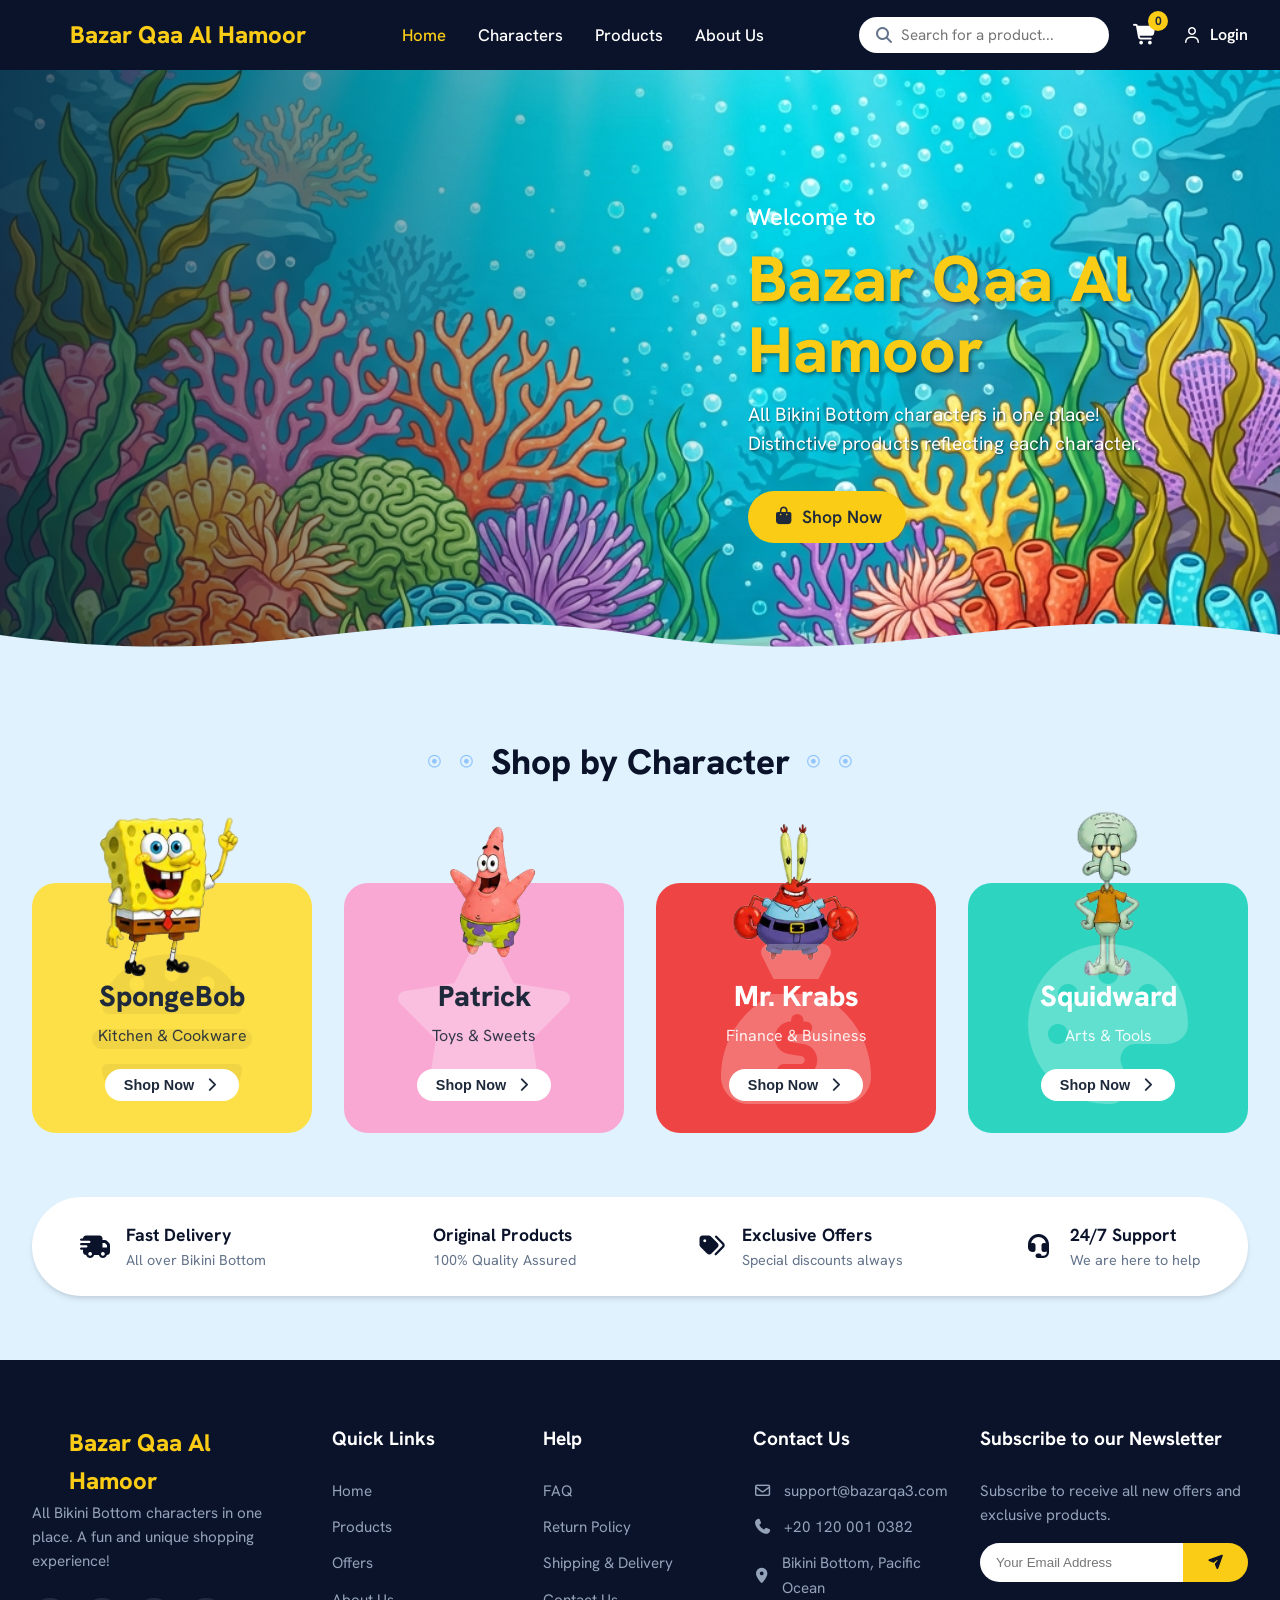
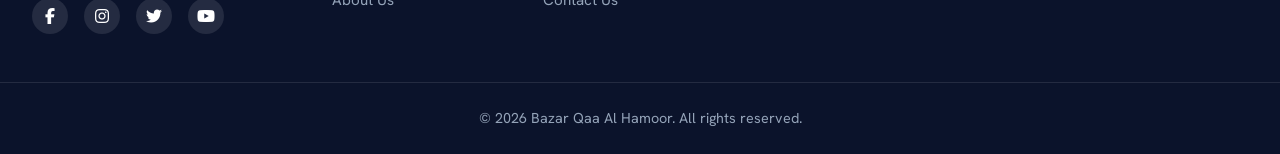
<file: index.html>
<!DOCTYPE html>
<html lang="en">

<head>
    <meta charset="UTF-8">
    <meta name="viewport" content="width=device-width, initial-scale=1.0">
    <title>Bazar Qaa Al Hamoor | Home</title>
    <link rel="stylesheet" href="css/style.css">
    <link rel="stylesheet" href="assets/fontawesome/css/all.min.css">
</head>

<body>

    <!-- Navbar -->
    <nav class="navbar">
        <div class="container nav-container">
            <a href="index.html" class="logo">
                <i class="fa-solid fa-shell" style="color: #F9A8D4;"></i> Bazar Qaa Al Hamoor
            </a>

            <ul class="nav-links" id="navLinks">
                <li><a href="index.html" class="active">Home</a></li>
                <li><a href="#categories">Characters</a></li>
                <li><a href="products.html">Products</a></li>
                <li><a href="#footer">About Us</a></li>
            </ul>

            <div class="nav-actions">
                <div class="search-box">
                    <i class="fa-solid fa-search"></i>
                    <input type="text" placeholder="Search for a product...">
                </div>
                <a href="cart.html" class="cart-icon">
                    <i class="fa-solid fa-cart-shopping"></i>
                    <span class="cart-badge" id="cartCount">0</span>
                </a>
                <div id="authContainer">
                    <a href="login.html" class="login-link"><i class="fa-regular fa-user"></i> Login</a>
                </div>
                <button class="menu" id="menu" aria-label="Toggle Menu">
                    <span></span>
                    <span></span>
                    <span></span>
                </button>
            </div>
        </div>
    </nav>
    <div class="nav-overlay" id="navOverlay"></div>

    <header class="hero">
        <div class="hero-bg">
            <img src="assets/images/hero-bg.png" alt="Underwater Background">
        </div>
        <div class="container hero-container">
            <div class="hero-content">
                <p class="hero-subtitle">Welcome to</p>
                <h1>Bazar Qaa Al Hamoor</h1>
                <p class="hero-text">All Bikini Bottom characters in one place!<br>Distinctive products reflecting each
                    character.</p>
                <a href="products.html" class="btn btn-primary"><i class="fa-solid fa-bag-shopping"></i> Shop Now</a>
            </div>
        </div>
        <div class="hero-wave">
            <svg viewBox="0 0 1440 120" preserveAspectRatio="none">
                <path d="M0,60 C320,120 420,0 720,60 C1020,120 1120,0 1440,60 L1440,120 L0,120 Z" fill="var(--bg-main)">
                </path>
            </svg>
        </div>
    </header>

    <div class="section-title-container">
        <i class="fa-regular fa-circle-dot"></i>
        <i class="fa-regular fa-circle-dot"></i>
        <h2>Shop by Character</h2>
        <i class="fa-regular fa-circle-dot"></i>
        <i class="fa-regular fa-circle-dot"></i>
    </div>

    <section id="categories" class="categories container">
        <div class="category-grid">

            <div class="category-card spongebob-card" onclick="window.location.href='products.html?category=SpongeBob'">
                <div class="card-image">
                    <img src="assets/images/spongebob.png" alt="SpongeBob">
                </div>
                <i class="fa-solid fa-burger card-bg-icon"></i>
                <div class="card-content">
                    <h3>SpongeBob</h3>
                    <p>Kitchen & Cookware</p>
                    <button class="btn btn-light"><a href="products.html?category=SpongeBob">Shop Now</a><i class="fa-solid fa-chevron-right"></i></button>
                </div>
            </div>

            <div class="category-card patrick-card" onclick="window.location.href='products.html?category=Patrick'">
                <div class="card-image">
                    <img src="assets/images/patrick.png" alt="Patrick">
                </div>
                <i class="fa-solid fa-star card-bg-icon"></i>
                <div class="card-content">
                    <h3>Patrick</h3>
                    <p>Toys & Sweets</p>
                    <button class="btn btn-light"><a href="products.html?category=Patrick">Shop Now</a><i class="fa-solid fa-chevron-right"></i></button>
                </div>
            </div>

            <div class="category-card krabs-card" onclick="window.location.href='products.html?category=Mr. krabs'">
                <div class="card-image">
                    <img src="assets/images/mrkrabs.png" alt="Mr. Krabs">
                </div>
                <i class="fa-solid fa-sack-dollar card-bg-icon"></i>
                <div class="card-content">
                    <h3>Mr. Krabs</h3>
                    <p>Finance & Business</p>
                    <button class="btn btn-light"><a href="products.html?category=Mr. Krabs">Shop Now</a><i class="fa-solid fa-chevron-right"></i></button>
                </div>
            </div>

            <div class="category-card squidward-card" onclick="window.location.href='products.html?category=Squidward'">
                <div class="card-image">
                    <img src="assets/images/squidward.png" alt="Squidward">
                </div>
                <i class="fa-solid fa-palette card-bg-icon"></i>
                <div class="card-content">
                    <h3>Squidward</h3>
                    <p>Arts & Tools</p>
                    <button class="btn btn-light"><a href="products.html?category=Squidward">Shop Now</a><i class="fa-solid fa-chevron-right"></i></button>
                </div>
            </div>

        </div>
    </section>

    <section class="features container">
        <div class="features-banner">
            <div class="feature-item">
                <i class="fa-solid fa-truck-fast feature-icon"></i>
                <div class="feature-text">
                    <h4>Fast Delivery</h4>
                    <p>All over Bikini Bottom</p>
                </div>
            </div>
            <div class="feature-item">
                <i class="fa-solid fa-shield-check feature-icon"></i>
                <div class="feature-text">
                    <h4>Original Products</h4>
                    <p>100% Quality Assured</p>
                </div>
            </div>
            <div class="feature-item">
                <i class="fa-solid fa-tags feature-icon"></i>
                <div class="feature-text">
                    <h4>Exclusive Offers</h4>
                    <p>Special discounts always</p>
                </div>
            </div>
            <div class="feature-item">
                <i class="fa-solid fa-headset feature-icon"></i>
                <div class="feature-text">
                    <h4>24/7 Support</h4>
                    <p>We are here to help</p>
                </div>
            </div>
        </div>
    </section>

    <!-- Footer -->
    <footer class="footer" id="footer">
        <div class="container footer-grid">

            <div class="footer-col about-col">
                <a href="index.html" class="logo">
                    <i class="fa-solid fa-shell" style="color: #F9A8D4;"></i> Bazar Qaa Al Hamoor
                </a>
                <p>All Bikini Bottom characters in one place. A fun and unique shopping experience!</p>
                <div class="social-links">
                    <a href="#"><i class="fa-brands fa-facebook-f"></i></a>
                    <a href="#"><i class="fa-brands fa-instagram"></i></a>
                    <a href="#"><i class="fa-brands fa-twitter"></i></a>
                    <a href="#"><i class="fa-brands fa-youtube"></i></a>
                </div>
            </div>

            <div class="footer-col links-col">
                <h4>Quick Links</h4>
                <ul>
                    <li><a href="index.html">Home</a></li>
                    <li><a href="products.html">Products</a></li>
                    <li><a href="#offers">Offers</a></li>
                    <li><a href="#about">About Us</a></li>
                </ul>
            </div>

            <div class="footer-col help-col">
                <h4>Help</h4>
                <ul>
                    <li><a href="#">FAQ</a></li>
                    <li><a href="#">Return Policy</a></li>
                    <li><a href="#">Shipping & Delivery</a></li>
                    <li><a href="#">Contact Us</a></li>
                </ul>
            </div>

            <div class="footer-col contact-col">
                <h4>Contact Us</h4>
                <div class="contact-info">
                    <p><i class="fa-regular fa-envelope"></i> support@bazarqa3.com</p>
                    <p><i class="fa-solid fa-phone"></i> +20 120 001 0382</p>
                    <p><i class="fa-solid fa-location-dot"></i> Bikini Bottom, Pacific Ocean</p>
                </div>
            </div>

            <div class="footer-col newsletter-col">
                <h4>Subscribe to our Newsletter</h4>
                <p>Subscribe to receive all new offers and exclusive products.</p>
                <form class="newsletter-form">
                    <input type="email" placeholder="Your Email Address">
                    <button type="submit"><i class="fa-solid fa-paper-plane"></i></button>
                </form>
            </div>

        </div>
        <div class="footer-bottom">
            <p>&copy; 2026 Bazar Qaa Al Hamoor. All rights reserved.</p>
        </div>
    </footer>

    <script src="js/main.js" type="module"></script>
</body>

</html>
</file>
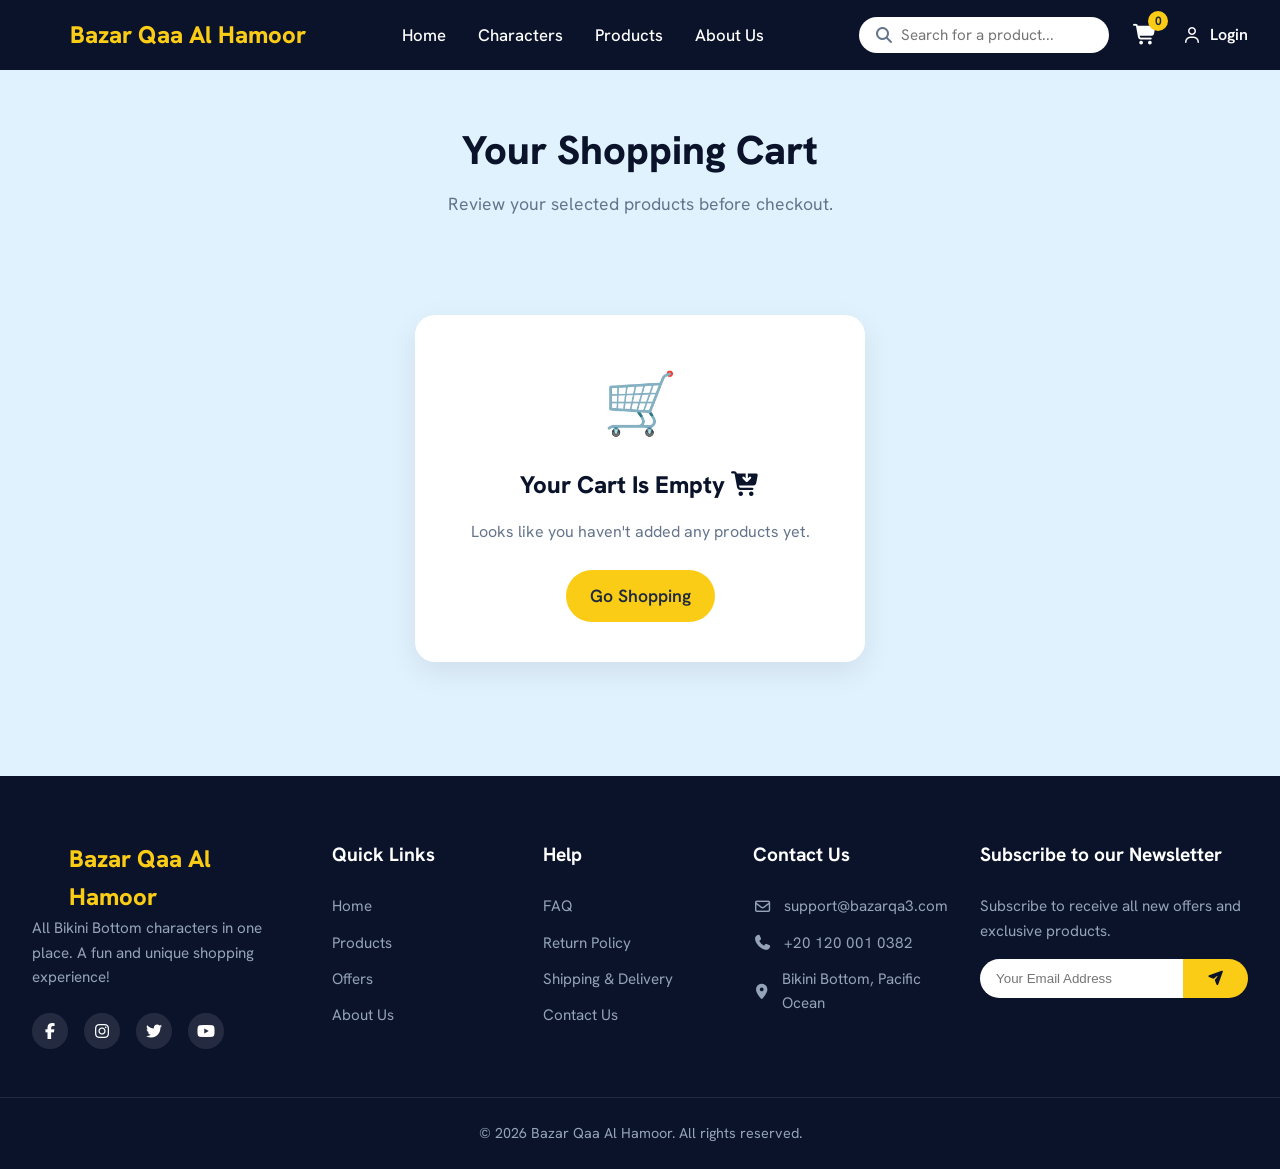
<file: cart.html>
<!DOCTYPE html>
<html lang="en">

<head>
    <meta charset="UTF-8">
    <meta name="viewport" content="width=device-width, initial-scale=1.0">
    <title>Bazar Qaa Al Hamoor | Shopping Cart</title>
    <link rel="stylesheet" href="css/style.css">
    <link rel="stylesheet" href="assets/fontawesome/css/all.min.css">
    <link rel="stylesheet" href="css/cart.css">
</head>

<body>

    <!-- Navbar -->
    <nav class="navbar">
        <div class="container nav-container">
            <a href="index.html" class="logo">
                <i class="fa-solid fa-shell" style="color: #F9A8D4;"></i> Bazar Qaa Al Hamoor
            </a>

            <ul class="nav-links" id="navLinks">
                <li><a href="index.html">Home</a></li>
                <li><a href="index.html#categories">Characters</a></li>
                <li><a href="products.html">Products</a></li>
                <li><a href="index.html#footer">About Us</a></li>
            </ul>

            <div class="nav-actions">
                <div class="search-box">
                    <i class="fa-solid fa-search"></i>
                    <input type="text" id="globalSearch" placeholder="Search for a product...">
                </div>
                <a href="cart.html" class="cart-icon active">
                    <i class="fa-solid fa-cart-shopping"></i>
                    <span class="cart-badge" id="cartCount">0</span>
                </a>
                <div id="authContainer">
                    <a href="login.html" class="login-link"><i class="fa-regular fa-user"></i> Login</a>
                </div>
                <button class="menu" id="menu" aria-label="Toggle Menu">
                    <span></span>
                    <span></span>
                    <span></span>
                </button>
            </div>
        </div>
    </nav>
    <div class="nav-overlay" id="navOverlay"></div>

    <!-- Hero -->
    <section class="cart-hero">
        <h1>Your Shopping Cart</h1>
        <p>Review your selected products before checkout.</p>
    </section>

    <!-- Empty Cart -->
    <section id="emptyCart" class="empty-cart" style="display: none;">
        <div class="empty-box">
            <h2>Your Cart Is Empty <i class="fa-solid fa-cart-arrow-down" style="color: var(--primary-color);"></i></h2>
            <p>Looks like you haven't added any products yet.</p>
            <a href="products.html" id="goShoppingBtn" class="btn btn-primary">Go Shopping</a>
        </div>
    </section>

    <!-- Cart -->
    <section id="cartSection" class="cart-section container">
        <div class="products-area">
            <h2>Products</h2>
            <div id="cartItems"> <!--java script creates cards--> </div>
        </div>

        <!-- Order Summary -->
        <aside class="summary">
            <h2>Order Summary</h2>
            <p class="summary-text">Review your order before completing the purchase.</p>
            <div class="summary-box">
                <div class="summary-row">
                    <span>Total Quantity</span>
                    <span id="totalQuantity">0</span>
                </div>
                <div class="summary-row">
                    <span>Products</span>
                    <span id="totalProducts">0</span>
                </div>
                <hr>
                <div class="summary-row total">
                    <span>Total Price</span>
                    <span id="totalPrice">$0.00</span>
                </div>
            </div>
            <button id="checkoutBtn" class="checkout-btn btn btn-primary">Proceed to Checkout</button>
            <button id="clearCartBtn" class="clear-btn btn btn-light">Clear Shopping Cart</button>
            <p class="summary-note"><i class="fa-solid fa-truck-fast"></i> Free shipping on all orders.</p>
        </aside>
    </section>

    <!-- Checkout Modal -->
    <div class="modal" id="checkoutModal">
        <div class="modal-content">
            <div class="success-icon"><i class="fa-solid fa-circle-check" style="color: #4CAF50;"></i></div>
            <h2>Order Placed Successfully!</h2>
            <p>Thank you for shopping with <strong>Hamour Bazaar</strong>.
                <br>Your order has been received successfully.
            </p>
            <button id="closeModal" class="btn btn-primary">Continue Shopping</button>
        </div>
    </div>

    <!-- Footer -->
    <footer class="footer" id="footer" style="margin-top: 50px;">
        <div class="container footer-grid">
            <div class="footer-col about-col">
                <a href="index.html" class="logo">
                    <i class="fa-solid fa-shell" style="color: #F9A8D4;"></i> Bazar Qaa Al Hamoor
                </a>
                <p>All Bikini Bottom characters in one place. A fun and unique shopping experience!</p>
                <div class="social-links">
                    <a href="#"><i class="fa-brands fa-facebook-f"></i></a>
                    <a href="#"><i class="fa-brands fa-instagram"></i></a>
                    <a href="#"><i class="fa-brands fa-twitter"></i></a>
                    <a href="#"><i class="fa-brands fa-youtube"></i></a>
                </div>
            </div>
            <div class="footer-col links-col">
                <h4>Quick Links</h4>
                <ul>
                    <li><a href="index.html">Home</a></li>
                    <li><a href="products.html">Products</a></li>
                    <li><a href="index.html#offers">Offers</a></li>
                    <li><a href="index.html#about">About Us</a></li>
                </ul>
            </div>
            <div class="footer-col help-col">
                <h4>Help</h4>
                <ul>
                    <li><a href="#">FAQ</a></li>
                    <li><a href="#">Return Policy</a></li>
                    <li><a href="#">Shipping & Delivery</a></li>
                    <li><a href="#">Contact Us</a></li>
                </ul>
            </div>
            <div class="footer-col contact-col">
                <h4>Contact Us</h4>
                <div class="contact-info">
                    <p><i class="fa-regular fa-envelope"></i> support@bazarqa3.com</p>
                    <p><i class="fa-solid fa-phone"></i> +20 120 001 0382</p>
                    <p><i class="fa-solid fa-location-dot"></i> Bikini Bottom, Pacific Ocean</p>
                </div>
            </div>
            <div class="footer-col newsletter-col">
                <h4>Subscribe to our Newsletter</h4>
                <p>Subscribe to receive all new offers and exclusive products.</p>
                <form class="newsletter-form">
                    <input type="email" placeholder="Your Email Address">
                    <button type="submit"><i class="fa-solid fa-paper-plane"></i></button>
                </form>
            </div>
        </div>
        <div class="footer-bottom">
            <p>&copy; 2026 Bazar Qaa Al Hamoor. All rights reserved.</p>
        </div>
    </footer>

    <script src="js/main.js" type="module"></script>
    <script src="js/cart.js" type="module"></script>
</body>

</html>
</file>
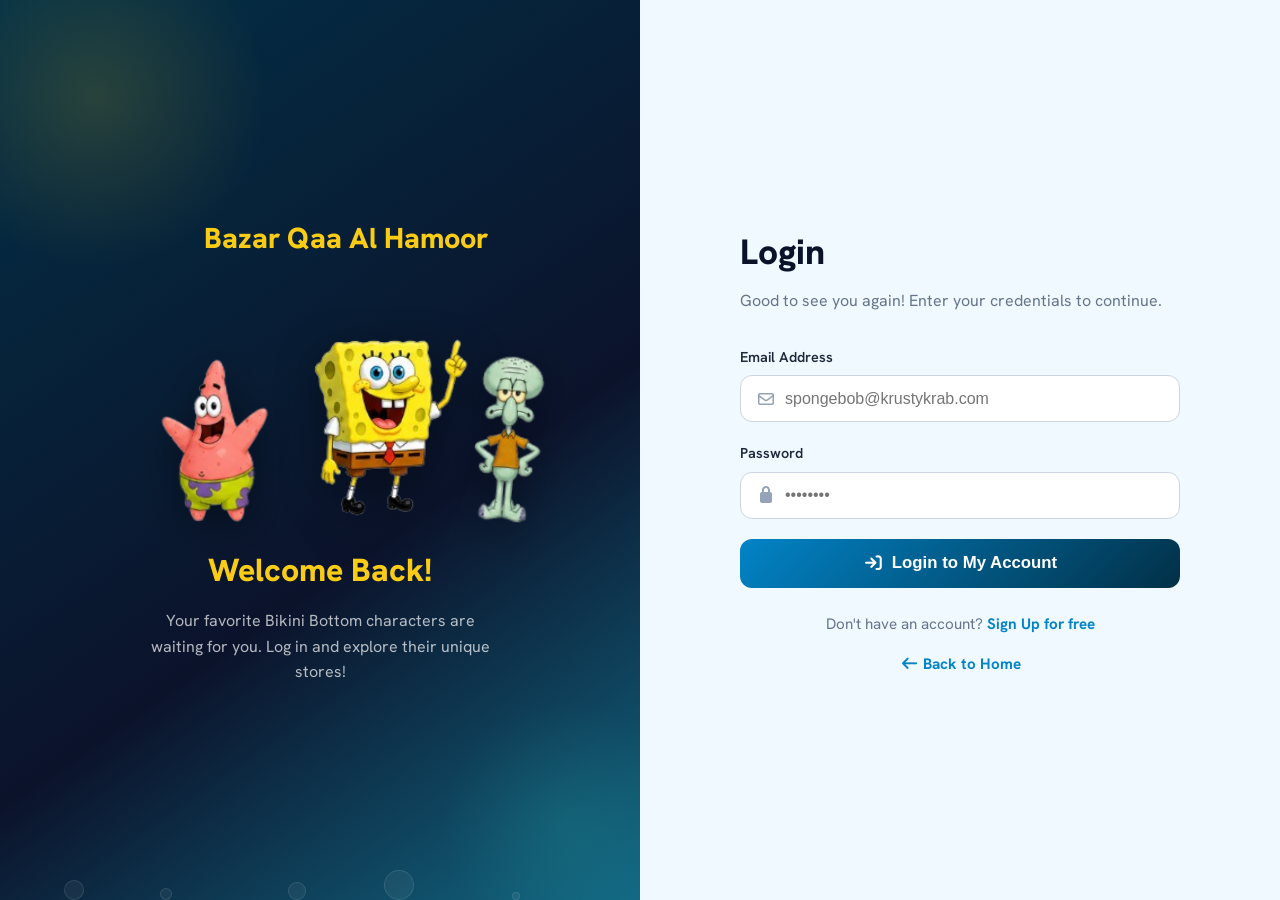
<file: login.html>
<!DOCTYPE html>
<html lang="en">

<head>
    <meta charset="UTF-8">
    <meta name="viewport" content="width=device-width, initial-scale=1.0">
    <title>Bazar Qaa Al Hamoor | Login</title>
    <link rel="stylesheet" href="css/style.css">
    <link rel="stylesheet" href="css/auth.css">
    <link rel="stylesheet" href="assets/fontawesome/css/all.min.css">
</head>

<body>
    <div class="auth-wrapper">

        <div class="auth-visual">
            <div class="bubble"></div>
            <div class="bubble"></div>
            <div class="bubble"></div>
            <div class="bubble"></div>
            <div class="bubble"></div>

            <div class="auth-visual-logo">
                <i class="fa-solid fa-shell"></i>
                Bazar Qaa Al Hamoor
            </div>

            <div class="auth-characters">
                <img src="assets/images/patrick.png" alt="Patrick">
                <img src="assets/images/spongebob.png" alt="SpongeBob">
                <img src="assets/images/squidward.png" alt="Squidward">
            </div>

            <div class="auth-visual-text">
                <h2>Welcome Back!</h2>
                <p>Your favorite Bikini Bottom characters are waiting for you. Log in and explore their unique stores!
                </p>
            </div>
        </div>

        <div class="auth-form-side">
            <div class="auth-form-container">

                <div class="auth-form-header">
                    <h1>Login</h1>
                    <p>Good to see you again! Enter your credentials to continue.</p>
                </div>

                <div id="globalError"></div>

                <form id="loginForm">
                    <div class="form-group">
                        <label for="email">Email Address</label>
                        <div class="input-wrapper">
                            <input type="email" id="email" placeholder="spongebob@krustykrab.com">
                            <i class="fa-regular fa-envelope"></i>
                        </div>
                        <div class="form-error">Please enter a valid email address.</div>
                    </div>

                    <div class="form-group">
                        <label for="password">Password</label>
                        <div class="input-wrapper">
                            <input type="password" id="password" placeholder="••••••••">
                            <i class="fa-solid fa-lock"></i>
                        </div>
                        <div class="form-error">Password is required.</div>
                    </div>

                    <button type="submit" class="btn-auth">
                        <i class="fa-solid fa-arrow-right-to-bracket"></i> Login to My Account
                    </button>
                </form>

                <div class="auth-switch">
                    Don't have an account? <a href="signup.html">Sign Up for free</a>
                </div>

                <div class="auth-switch" style="margin-top: 1rem;">
                    <a href="index.html"><i class="fa-solid fa-arrow-left"></i> Back to Home</a>
                </div>

            </div>
        </div>

    </div>

    <script src="js/auth.js"></script>
</body>

</html>
</file>
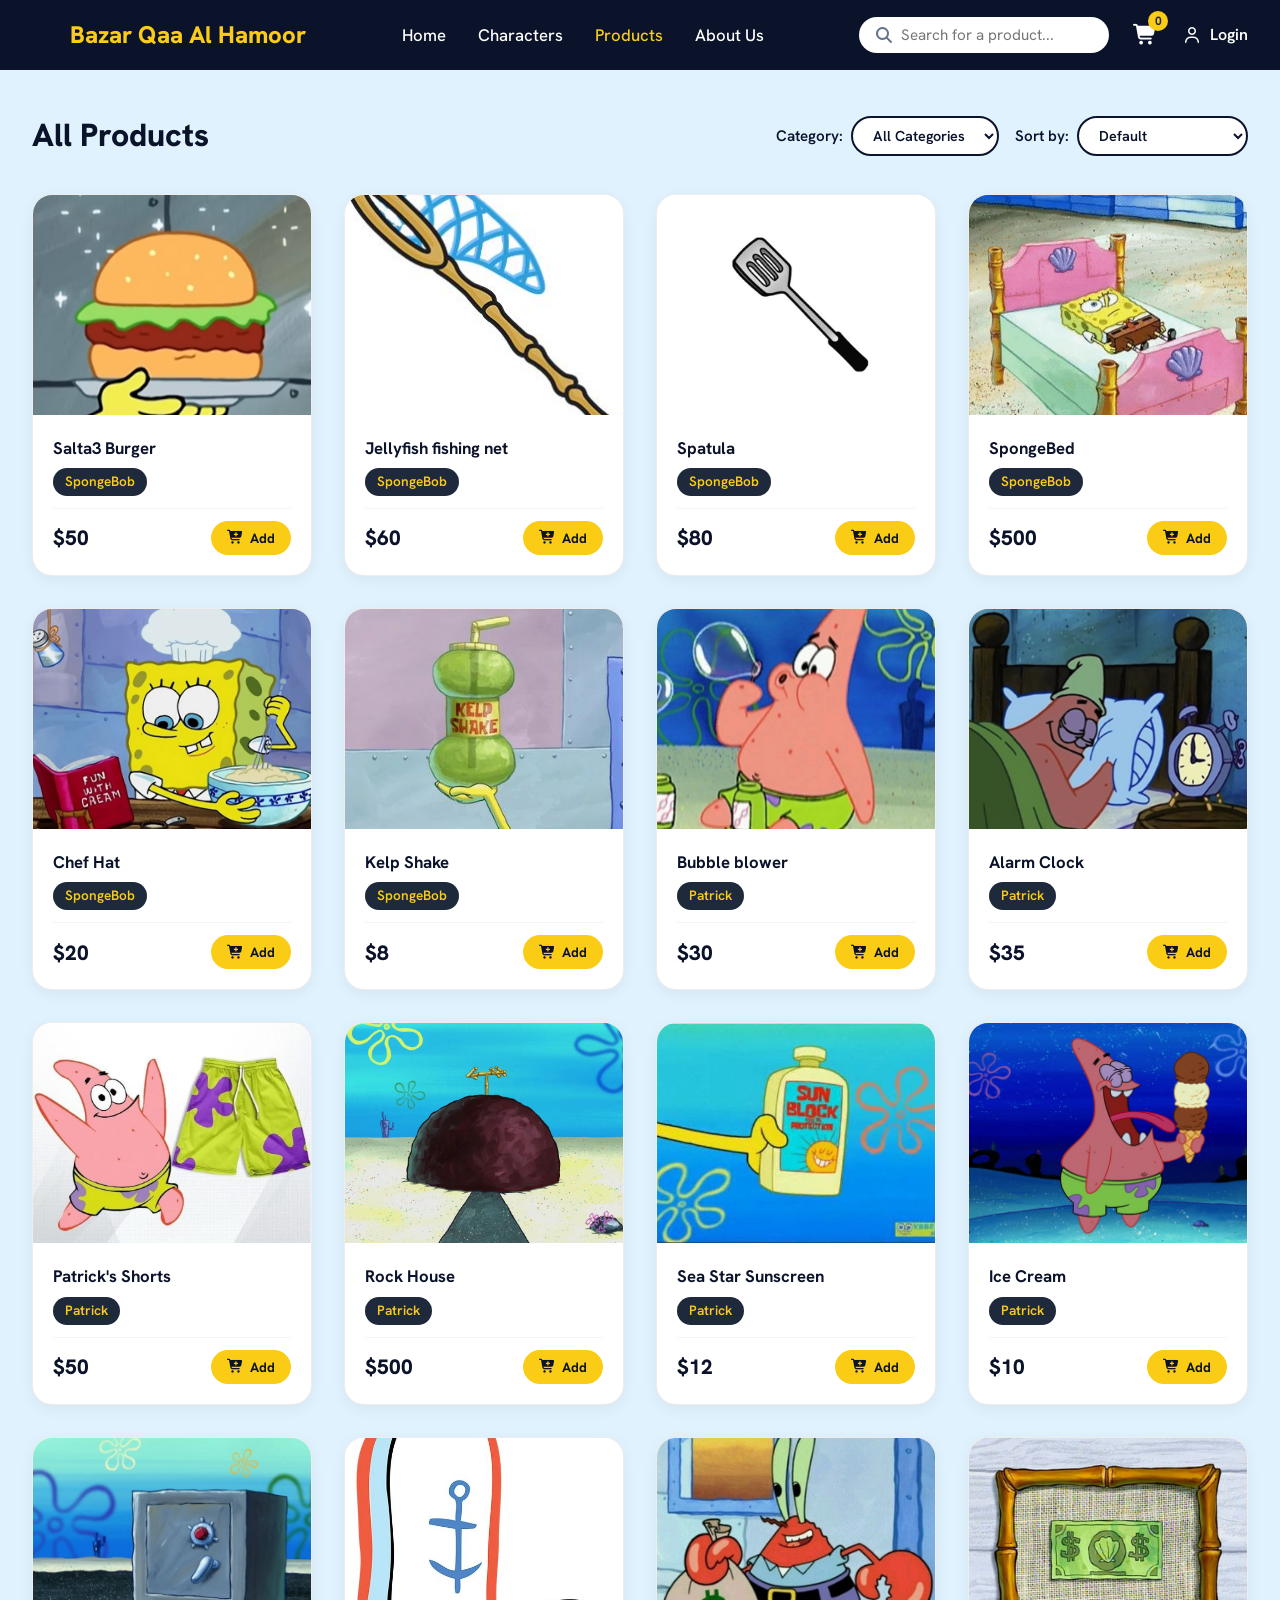
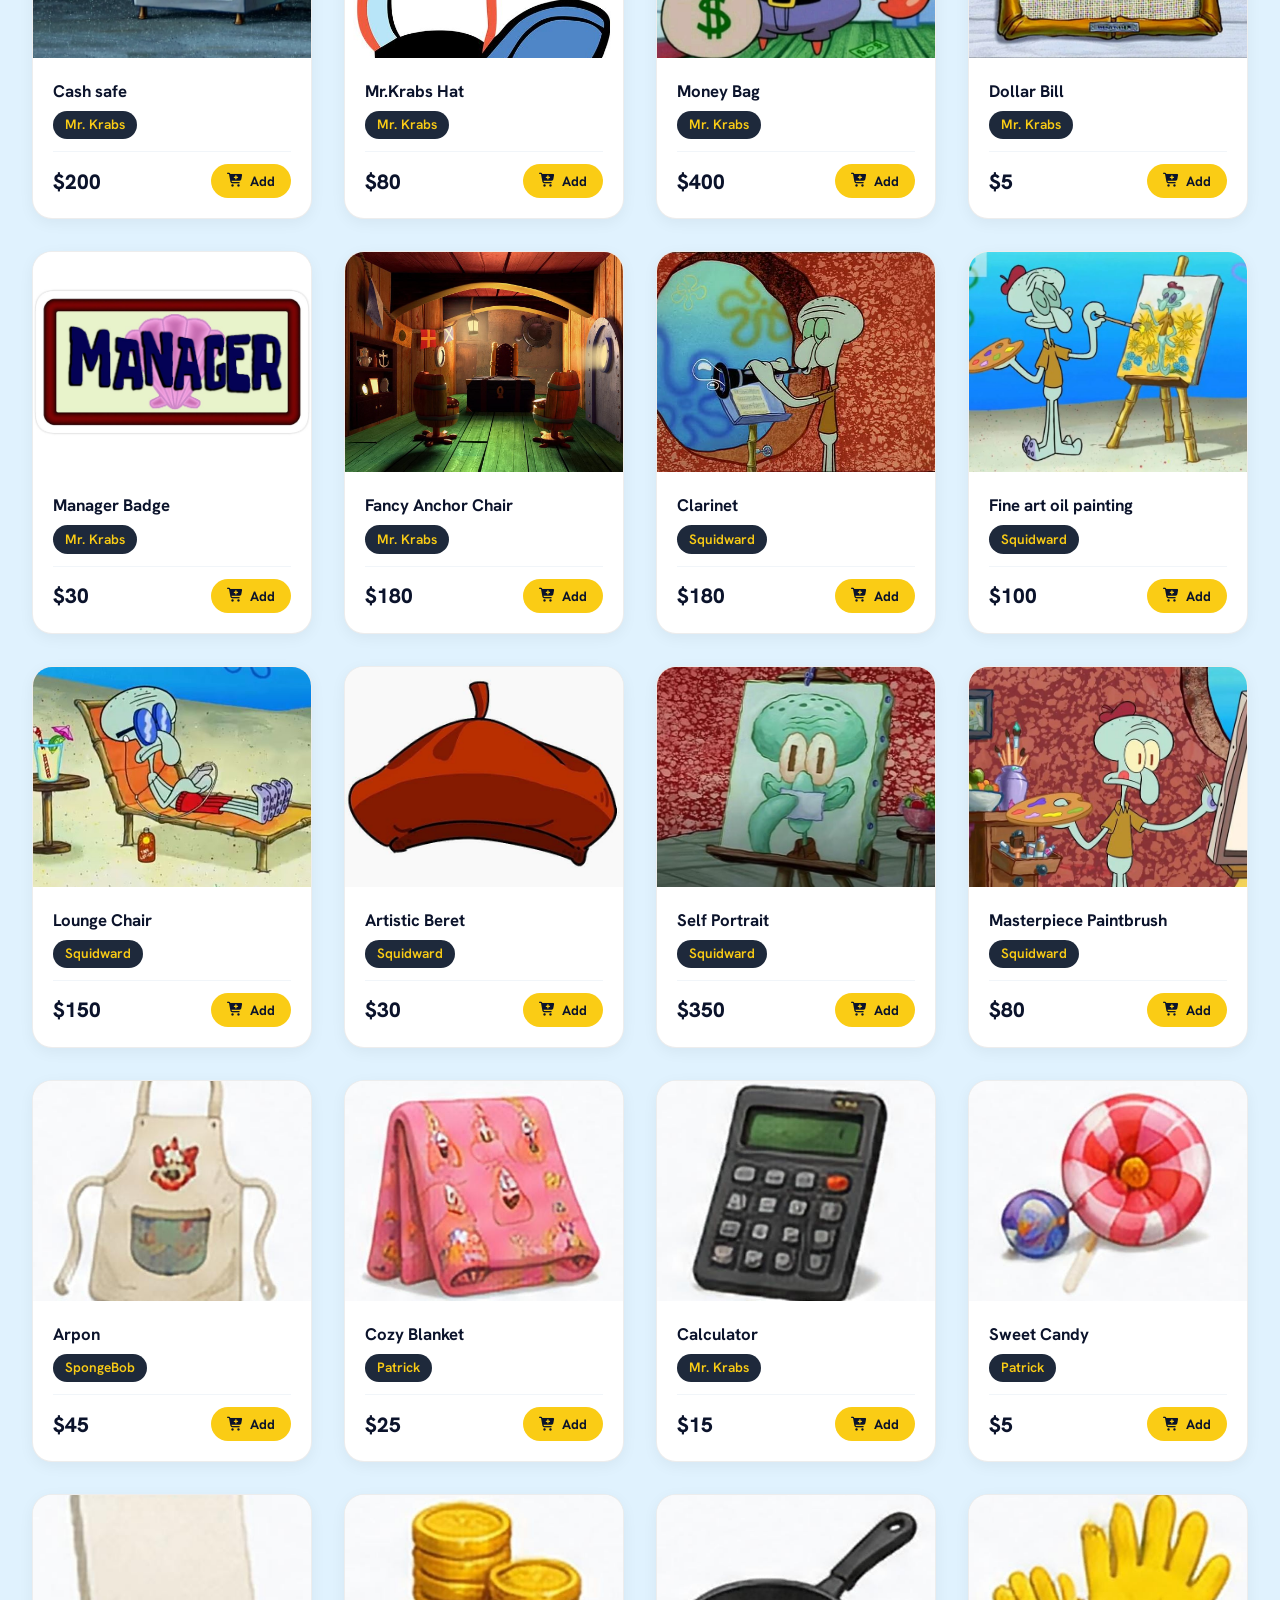
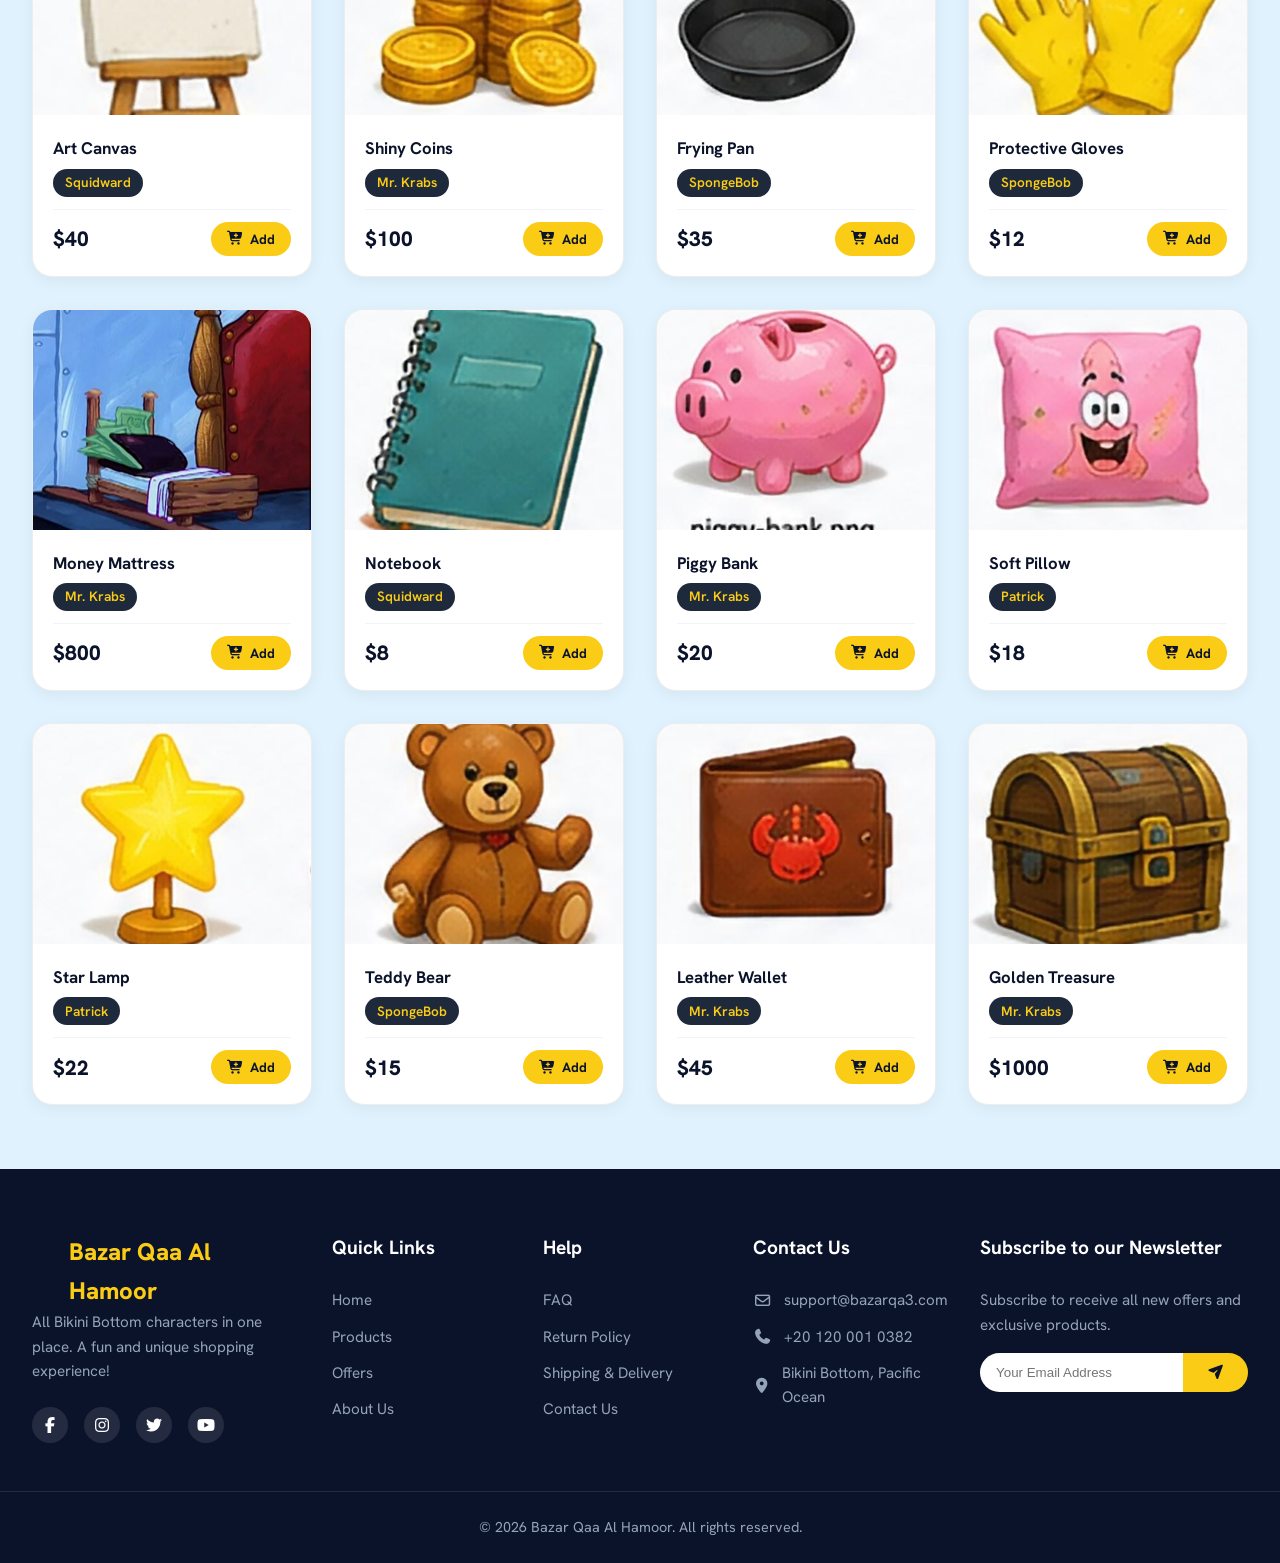
<file: products.html>
<!DOCTYPE html>
<html lang="en">

<head>
    <meta charset="UTF-8">
    <meta name="viewport" content="width=device-width, initial-scale=1.0">
    <title>Bazar Qaa Al Hamoor | Products</title>
    <link rel="stylesheet" href="css/style.css">
    <link rel="stylesheet" href="assets/fontawesome/css/all.min.css">
    <link rel="stylesheet" href="css/products.css">
</head>

<body>

    <!-- Navbar -->
    <nav class="navbar">
        <div class="container nav-container">
            <a href="index.html" class="logo">
                <i class="fa-solid fa-shell" style="color: #F9A8D4;"></i> Bazar Qaa Al Hamoor
            </a>

            <ul class="nav-links" id="navLinks">
                <li><a href="index.html">Home</a></li>
                <li><a href="index.html#categories">Characters</a></li>
                <li><a href="products.html" class="active">Products</a></li>
                <li><a href="index.html#footer">About Us</a></li>
            </ul>

            <div class="nav-actions">
                <div class="search-box">
                    <i class="fa-solid fa-search"></i>
                    <input type="text" id="globalSearch" placeholder="Search for a product...">
                </div>
                <a href="cart.html" class="cart-icon">
                    <i class="fa-solid fa-cart-shopping"></i>
                    <span class="cart-badge" id="cartCount">0</span>
                </a>
                <div id="authContainer">
                    <a href="login.html" class="login-link"><i class="fa-regular fa-user"></i> Login</a>
                </div>
                <button class="menu" id="menu" aria-label="Toggle Menu">
                    <span></span>
                    <span></span>
                    <span></span>
                </button>
            </div>
        </div>
    </nav>
    <div class="nav-overlay" id="navOverlay"></div>

    <div class="container products-page">
        <div class="products-header">
            <h2>All Products</h2>
            <div class="products-controls">
                <div class="control-group">
                    <label for="categoryFilter">Category:</label>
                    <select id="categoryFilter">
                        <option value="All">All Categories</option>
                        <option value="SpongeBob">SpongeBob</option>
                        <option value="Patrick">Patrick</option>
                        <option value="Mr. Krabs">Mr. Krabs</option>
                        <option value="Squidward">Squidward</option>
                    </select>
                </div>
                <div class="control-group">
                    <label for="priceSort">Sort by:</label>
                    <select id="priceSort">
                        <option value="default">Default</option>
                        <option value="lowToHigh">Price: Low to High</option>
                        <option value="highToLow">Price: High to Low</option>
                    </select>
                </div>
            </div>
        </div>

        <section id="products-container" class="products-grid"></section>
    </div>

    <!-- Footer -->
    <footer class="footer" id="footer">
        <div class="container footer-grid">

            <div class="footer-col about-col">
                <a href="index.html" class="logo">
                    <i class="fa-solid fa-shell" style="color: #F9A8D4;"></i> Bazar Qaa Al Hamoor
                </a>
                <p>All Bikini Bottom characters in one place. A fun and unique shopping experience!</p>
                <div class="social-links">
                    <a href="#"><i class="fa-brands fa-facebook-f"></i></a>
                    <a href="#"><i class="fa-brands fa-instagram"></i></a>
                    <a href="#"><i class="fa-brands fa-twitter"></i></a>
                    <a href="#"><i class="fa-brands fa-youtube"></i></a>
                </div>
            </div>

            <div class="footer-col links-col">
                <h4>Quick Links</h4>
                <ul>
                    <li><a href="index.html">Home</a></li>
                    <li><a href="products.html">Products</a></li>
                    <li><a href="index.html#offers">Offers</a></li>
                    <li><a href="index.html#about">About Us</a></li>
                </ul>
            </div>

            <div class="footer-col help-col">
                <h4>Help</h4>
                <ul>
                    <li><a href="#">FAQ</a></li>
                    <li><a href="#">Return Policy</a></li>
                    <li><a href="#">Shipping & Delivery</a></li>
                    <li><a href="#">Contact Us</a></li>
                </ul>
            </div>

            <div class="footer-col contact-col">
                <h4>Contact Us</h4>
                <div class="contact-info">
                    <p><i class="fa-regular fa-envelope"></i> support@bazarqa3.com</p>
                    <p><i class="fa-solid fa-phone"></i> +20 120 001 0382</p>
                    <p><i class="fa-solid fa-location-dot"></i> Bikini Bottom, Pacific Ocean</p>
                </div>
            </div>

            <div class="footer-col newsletter-col">
                <h4>Subscribe to our Newsletter</h4>
                <p>Subscribe to receive all new offers and exclusive products.</p>
                <form class="newsletter-form">
                    <input type="email" placeholder="Your Email Address">
                    <button type="submit"><i class="fa-solid fa-paper-plane"></i></button>
                </form>
            </div>

        </div>
        <div class="footer-bottom">
            <p>&copy; 2026 Bazar Qaa Al Hamoor. All rights reserved.</p>
        </div>
    </footer>

    <script src="js/main.js" type="module"></script>
    <script src="js/products.js" type="module"></script>
</body>

</html>
</file>
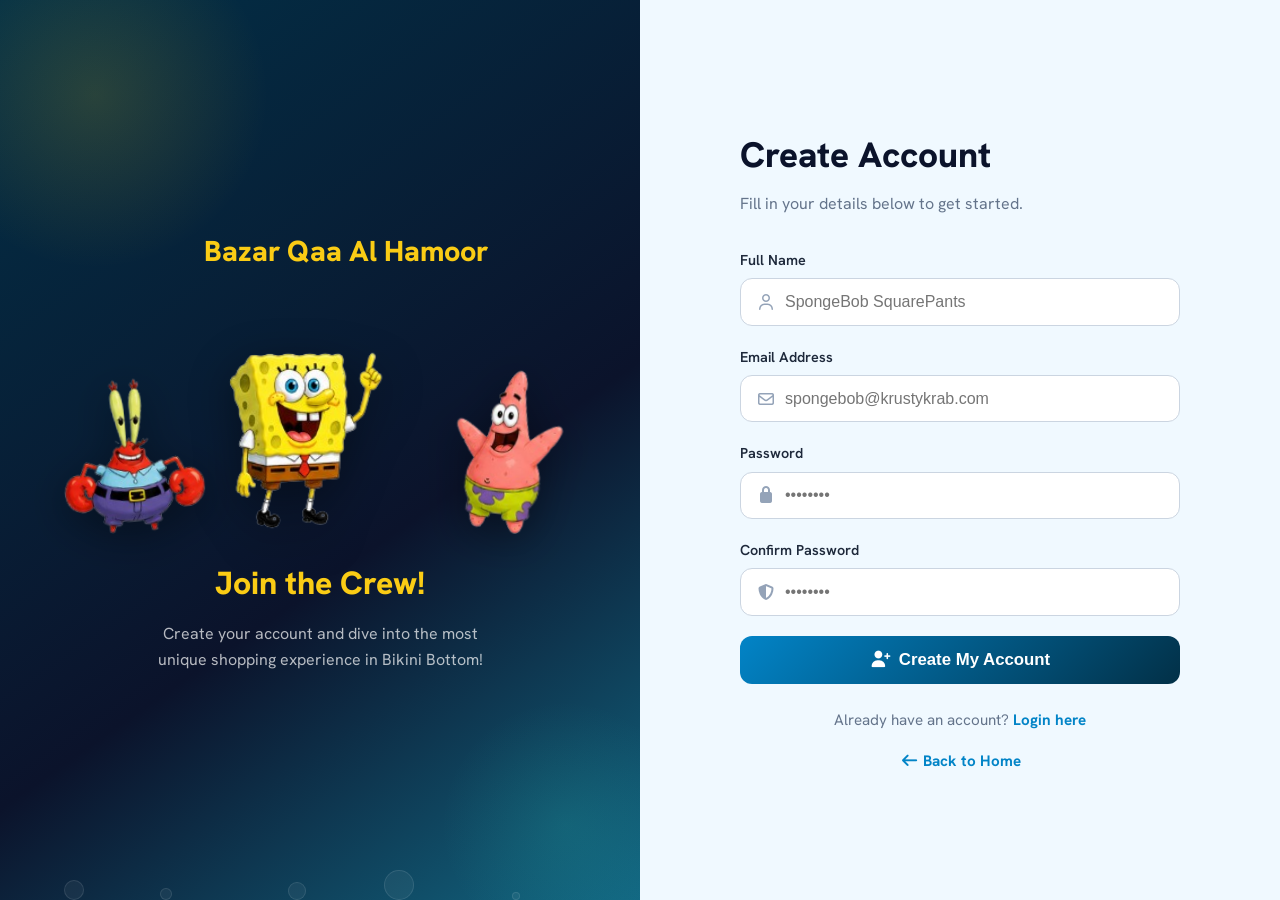
<file: signup.html>
<!DOCTYPE html>
<html lang="en">

<head>
    <meta charset="UTF-8">
    <meta name="viewport" content="width=device-width, initial-scale=1.0">
    <title>Bazar Qaa Al Hamoor | Sign Up</title>
    <link rel="stylesheet" href="css/style.css">
    <link rel="stylesheet" href="css/auth.css">
    <link rel="stylesheet" href="assets/fontawesome/css/all.min.css">
</head>

<body>
    <div class="auth-wrapper">

        <div class="auth-visual">
            <div class="bubble"></div>
            <div class="bubble"></div>
            <div class="bubble"></div>
            <div class="bubble"></div>
            <div class="bubble"></div>

            <div class="auth-visual-logo">
                <i class="fa-solid fa-shell"></i>
                Bazar Qaa Al Hamoor
            </div>

            <div class="auth-characters">
                <img src="assets/images/mrkrabs.png" alt="Mr. Krabs">
                <img src="assets/images/spongebob.png" alt="SpongeBob">
                <img src="assets/images/patrick.png" alt="Patrick">
            </div>

            <div class="auth-visual-text">
                <h2>Join the Crew!</h2>
                <p>Create your account and dive into the most unique shopping experience in Bikini Bottom!</p>
            </div>
        </div>

        <div class="auth-form-side">
            <div class="auth-form-container">

                <div class="auth-form-header">
                    <h1>Create Account</h1>
                    <p>Fill in your details below to get started.</p>
                </div>

                <div id="globalError"></div>

                <form id="signupForm">
                    <div class="form-group">
                        <label for="fullName">Full Name</label>
                        <div class="input-wrapper">
                            <input type="text" id="fullName" placeholder="SpongeBob SquarePants">
                            <i class="fa-regular fa-user"></i>
                        </div>
                        <div class="form-error">Name must be at least 3 characters.</div>
                    </div>

                    <div class="form-group">
                        <label for="email">Email Address</label>
                        <div class="input-wrapper">
                            <input type="email" id="email" placeholder="spongebob@krustykrab.com">
                            <i class="fa-regular fa-envelope"></i>
                        </div>
                        <div class="form-error">Please enter a valid email address.</div>
                    </div>

                    <div class="form-group">
                        <label for="password">Password</label>
                        <div class="input-wrapper">
                            <input type="password" id="password" placeholder="••••••••">
                            <i class="fa-solid fa-lock"></i>
                        </div>
                        <div class="form-error">Password must be at least 6 characters.</div>
                    </div>

                    <div class="form-group">
                        <label for="confirmPassword">Confirm Password</label>
                        <div class="input-wrapper">
                            <input type="password" id="confirmPassword" placeholder="••••••••">
                            <i class="fa-solid fa-shield-halved"></i>
                        </div>
                        <div class="form-error">Passwords do not match.</div>
                    </div>

                    <button type="submit" class="btn-auth">
                        <i class="fa-solid fa-user-plus"></i> Create My Account
                    </button>
                </form>

                <div class="auth-switch">
                    Already have an account? <a href="login.html">Login here</a>
                </div>

                <div class="auth-switch" style="margin-top: 1rem;">
                    <a href="index.html"><i class="fa-solid fa-arrow-left"></i> Back to Home</a>
                </div>

            </div>
        </div>

    </div>

    <script src="js/auth.js"></script>
</body>

</html>
</file>
<file: css/style.css>
@font-face {
  font-family: 'HankenGrotesk';
  src: url('../assets/fonts/HankenGrotesk-VariableFont_wght.ttf') format('truetype');
  font-weight: 100 900;
  font-style: normal;
  font-display: swap;
}

:root {
  --nav-bg: #0B132B;
  --nav-text: #FFFFFF;
  --nav-hover: #FACC15;
  --bg-main: #E0F2FE;

  --cat-yellow: #FDE047;
  --cat-pink: #F9A8D4;
  --cat-red: #EF4444;
  --cat-teal: #2DD4BF;

  --text-dark: #1E293B;
  --text-light: #F8FAFC;
  --border-radius-lg: 24px;
  --border-radius-pill: 50px;
  --transition: all 0.3s ease;
  --shadow-sm: 0 4px 6px -1px rgb(0 0 0 / 0.1), 0 2px 4px -2px rgb(0 0 0 / 0.1);
  --shadow-md: 0 10px 25px -5px rgb(0 0 0 / 0.1), 0 8px 10px -6px rgb(0 0 0 / 0.1);
}

* {
  margin: 0;
  padding: 0;
  box-sizing: border-box;
}

body {
  font-family: 'HankenGrotesk', sans-serif;
  background-color: var(--bg-main);
  color: var(--text-dark);
  line-height: 1.6;
  overflow-x: hidden;
}

a {
  text-decoration: none;
  color: inherit;
}

ul {
  list-style: none;
}

.container {
  max-width: 1300px;
  margin: 0 auto;
  padding: 0 2rem;
}

.btn {
  padding: 0.75rem 1.5rem;
  border-radius: var(--border-radius-pill);
  font-weight: 600;
  cursor: pointer;
  border: none;
  transition: var(--transition);
  display: inline-flex;
  align-items: center;
  gap: 0.5rem;
}

.btn-primary {
  background-color: var(--nav-hover);
  color: var(--text-dark);
  font-size: 1.1rem;
}

.btn-primary:hover {
  transform: scale(1.05);
  box-shadow: var(--shadow-sm);
}

.btn-light {
  background-color: #FFFFFF;
  color: var(--text-dark);
  padding: 0.5rem 1.2rem;
  font-size: 0.9rem;
}

.btn-light:hover {
  background-color: #f1f5f9;
}

/* Navbar */
.navbar {
  background-color: var(--nav-bg);
  color: var(--nav-text);
  position: sticky;
  top: 0;
  z-index: 1000;
  padding: 1rem 0;
}

.nav-container {
  display: flex;
  justify-content: space-between;
  align-items: center;
}

.logo {
  font-size: 1.5rem;
  font-weight: 800;
  color: var(--nav-hover);
  display: flex;
  align-items: center;
  gap: 0.5rem;
}

.nav-links {
  display: flex;
  gap: 2rem;
  align-items: center;
}

.nav-links a {
  font-weight: 500;
  transition: var(--transition);
  font-size: 1.05rem;
}

.nav-links a:hover,
.nav-links a.active {
  color: var(--nav-hover);
}

.nav-actions {
  display: flex;
  align-items: center;
  gap: 1.5rem;
}

.search-box {
  background: #FFFFFF;
  border-radius: var(--border-radius-pill);
  padding: 0.5rem 1rem;
  display: flex;
  align-items: center;
  gap: 0.5rem;
  width: 250px;
}

.search-box i {
  color: #64748B;
}

.search-box input {
  border: none;
  outline: none;
  width: 100%;
  font-family: inherit;
  font-size: 0.95rem;
}

.cart-icon {
  position: relative;
  font-size: 1.25rem;
  color: var(--nav-text);
  transition: var(--transition);
}

.cart-icon:hover {
  color: var(--nav-hover);
}

.cart-badge {
  position: absolute;
  top: -8px;
  right: -10px;
  background-color: var(--nav-hover);
  color: var(--text-dark);
  font-size: 0.75rem;
  font-weight: 700;
  width: 20px;
  height: 20px;
  border-radius: 50%;
  display: flex;
  justify-content: center;
  align-items: center;
}

.login-link {
  font-weight: 600;
  display: flex;
  align-items: center;
  gap: 0.5rem;
  transition: var(--transition);
}

.login-link:hover {
  color: var(--nav-hover);
}

/* Hero Section */
.hero {
  position: relative;
  height: 600px;
  display: flex;
  align-items: center;
  overflow: hidden;
  color: white;
}

.hero-bg {
  position: absolute;
  top: 0;
  left: 0;
  width: 100%;
  height: 100%;
  z-index: -1;
}

.hero-bg img {
  width: 100%;
  height: 100%;
  object-fit: cover;
  object-position: center;
}

.hero-bg::after {
  content: '';
  position: absolute;
  top: 0;
  left: 0;
  width: 100%;
  height: 100%;
  background: linear-gradient(to right, rgba(11, 19, 43, 0.7) 0%, rgba(11, 19, 43, 0) 60%);
}

.hero-container {
  position: relative;
  z-index: 1;
  width: 100%;
  display: flex;
  justify-content: flex-end;
}

.hero-content {
  max-width: 500px;
}

.hero-subtitle {
  font-size: 1.5rem;
  margin-bottom: 0.5rem;
  font-weight: 500;
}

.hero-content h1 {
  font-size: 4rem;
  font-weight: 800;
  color: var(--nav-hover);
  line-height: 1.1;
  margin-bottom: 1rem;
  text-shadow: 2px 2px 4px rgba(0, 0, 0, 0.5);
}

.hero-text {
  font-size: 1.2rem;
  margin-bottom: 2rem;
  line-height: 1.5;
  text-shadow: 1px 1px 2px rgba(0, 0, 0, 0.5);
}

.hero-wave {
  position: absolute;
  bottom: -5px;
  left: 0;
  width: 100%;
  line-height: 0;
  z-index: 2;
}

.hero-wave svg {
  display: block;
  width: calc(100% + 1.3px);
  height: 80px;
}

.section-title-container {
  display: flex;
  align-items: center;
  justify-content: center;
  gap: 1rem;
  padding: 4rem 0 2rem;
  color: var(--nav-bg);
}

.section-title-container i {
  color: #93C5FD;
  font-size: 0.8rem;
}

.section-title-container h2 {
  font-size: 2.2rem;
  font-weight: 800;
}

.categories {
  padding-bottom: 4rem;
}

.category-grid {
  display: grid;
  grid-template-columns: repeat(4, 1fr);
  gap: 2rem;
  padding-top: 60px;
}

.category-card {
  border-radius: var(--border-radius-lg);
  padding: 2rem;
  text-align: center;
  position: relative;
  cursor: pointer;
  transition: var(--transition);
  display: flex;
  flex-direction: column;
  justify-content: flex-end;
  height: 250px;
}

.category-card:hover {
  transform: translateY(-10px);
  box-shadow: var(--shadow-md);
}

.spongebob-card {
  background-color: var(--cat-yellow);
}

.patrick-card {
  background-color: var(--cat-pink);
}

.krabs-card {
  background-color: var(--cat-red);
  color: white;
}

.squidward-card {
  background-color: var(--cat-teal);
  color: white;
}

.krabs-card .btn-light,
.squidward-card .btn-light {
  color: var(--text-dark);
}

.card-image {
  position: absolute;
  top: -80px;
  left: 50%;
  transform: translateX(-50%);
  width: 180px;
  height: 180px;
  pointer-events: none;
  transition: var(--transition);
}

.category-card:hover .card-image {
  transform: translate(-50%, -10px);
}

.card-image img {
  width: 100%;
  height: 100%;
  object-fit: contain;
}

.card-content {
  position: relative;
  z-index: 2;
}

.card-bg-icon {
  position: absolute;
  top: 50%;
  left: 50%;
  transform: translate(-50%, -40%);
  font-size: 10rem;
  color: rgba(255, 255, 255, 0.25);
  z-index: 1;
  pointer-events: none;
}

.spongebob-card .card-bg-icon {
  color: rgba(0, 0, 0, 0.05);
}

.card-content h3 {
  font-size: 1.8rem;
  font-weight: 800;
  margin-bottom: 0.25rem;
}

.card-content p {
  font-size: 1rem;
  margin-bottom: 1.25rem;
  opacity: 0.9;
}

.features {
  padding-bottom: 4rem;
}

.features-banner {
  background: #FFFFFF;
  border-radius: var(--border-radius-pill);
  padding: 1.5rem 3rem;
  display: flex;
  justify-content: space-between;
  align-items: center;
  box-shadow: var(--shadow-sm);
}

.feature-item {
  display: flex;
  align-items: center;
  gap: 1rem;
}

.feature-icon {
  font-size: 1.5rem;
  color: var(--nav-bg);
}

.feature-text h4 {
  font-size: 1.1rem;
  font-weight: 700;
  color: var(--nav-bg);
}

.feature-text p {
  font-size: 0.9rem;
  color: #64748B;
}

/* Footer */
.footer {
  background-color: var(--nav-bg);
  color: var(--nav-text);
  padding-top: 4rem;
}

.footer-grid {
  display: grid;
  grid-template-columns: 1.5fr 1fr 1fr 1fr 1.5fr;
  gap: 2rem;
  margin-bottom: 3rem;
}

.footer-col h4 {
  font-size: 1.2rem;
  margin-bottom: 1.5rem;
  color: var(--nav-text);
}

.footer-col p,
.footer-col li {
  color: #94A3B8;
  font-size: 0.95rem;
  margin-bottom: 0.75rem;
}

.footer-col ul a:hover {
  color: var(--nav-hover);
}

.social-links {
  display: flex;
  gap: 1rem;
  margin-top: 1.5rem;
}

.social-links a {
  display: flex;
  align-items: center;
  justify-content: center;
  width: 36px;
  height: 36px;
  background: rgba(255, 255, 255, 0.1);
  border-radius: 50%;
  transition: var(--transition);
}

.social-links a:hover {
  background: var(--nav-hover);
  color: var(--nav-bg);
}

.contact-info p {
  display: flex;
  align-items: center;
  gap: 0.75rem;
}

.newsletter-form {
  display: flex;
  margin-top: 1rem;
}

.newsletter-form input {
  padding: 0.75rem 1rem;
  border: none;
  border-radius: var(--border-radius-pill) 0 0 var(--border-radius-pill);
  outline: none;
  flex-grow: 1;
}

.newsletter-form button {
  background: var(--nav-hover);
  color: var(--nav-bg);
  border: none;
  padding: 0 1.5rem;
  border-radius: 0 var(--border-radius-pill) var(--border-radius-pill) 0;
  cursor: pointer;
  transition: var(--transition);
}

.newsletter-form button:hover {
  background: #EAB308;
}

.footer-bottom {
  text-align: center;
  padding: 1.5rem 0;
  border-top: 1px solid rgba(255, 255, 255, 0.1);
  color: #94A3B8;
  font-size: 0.9rem;
}

/* RESPONSIVE STYLES */

.menu {
  display: none;
  flex-direction: column;
  justify-content: center;
  gap: 5px;
  cursor: pointer;
  background: none;
  border: none;
  padding: 0.4rem;
  z-index: 1100;
}

.menu span {
  display: block;
  width: 25px;
  height: 3px;
  background: var(--nav-text);
  border-radius: 3px;
  transition: var(--transition);
  transform-origin: center;
}

.menu.open span:nth-child(1) {
  transform: translateY(8px) rotate(45deg);
}

.menu.open span:nth-child(2) {
  opacity: 0;
  transform: scaleX(0);
}

.menu.open span:nth-child(3) {
  transform: translateY(-8px) rotate(-45deg);
}

@media (max-width: 1024px) {
  .category-grid {
    grid-template-columns: repeat(2, 1fr);
    row-gap: 6rem;
  }

  .features-banner {
    flex-wrap: wrap;
    gap: 1.5rem;
    justify-content: center;
    border-radius: var(--border-radius-lg);
  }

  .footer-grid {
    grid-template-columns: repeat(2, 1fr);
  }
}

@media (max-width: 768px) {
  .menu {
    display: flex;
  }

  .search-box {
    display: none;
  }

  .nav-links {
    display: flex;
    flex-direction: column;
    position: fixed;
    top: 0;
    right: -100%;
    width: 75%;
    max-width: 300px;
    height: 100vh;
    background: var(--nav-bg);
    padding: 5rem 2rem 2rem;
    gap: 1.5rem;
    z-index: 1050;
    transition: right 0.35s ease;
    box-shadow: -4px 0 20px rgba(0, 0, 0, 0.3);
  }

  .nav-links.open {
    right: 0;
  }

  .nav-links li a {
    font-size: 1.1rem;
    display: block;
    padding: 0.5rem 0;
    border-bottom: 1px solid rgba(255, 255, 255, 0.08);
  }

  .nav-overlay {
    display: none;
    position: fixed;
    inset: 0;
    background: rgba(0, 0, 0, 0.5);
    z-index: 999;
  }

  .nav-overlay.open {
    display: block;
  }

  .hero {
    height: auto;
    padding: 4rem 0 6rem;
  }

  .hero-content h1 {
    font-size: 2.5rem;
  }

  .hero-content {
    max-width: 100%;
  }

  .category-grid {
    grid-template-columns: 1fr 1fr;
    row-gap: 5rem;
  }

  .footer-grid {
    grid-template-columns: 1fr;
  }
}

@media (max-width: 480px) {
  .category-grid {
    grid-template-columns: 1fr;
    row-gap: 6rem;
  }
}
</file>
<file: css/cart.css>
/* ============================================
   CART PAGE STYLES
   (Global styles like navbar/footer come from style.css)
   ============================================ */

/* Hero for cart page */
.cart-hero {
    text-align: center;
    padding: 3rem 0 2rem;
    color: var(--nav-bg);
}

.cart-hero h1 {
    font-size: 2.5rem;
    font-weight: 800;
    margin-bottom: 0.5rem;
}

.cart-hero p {
    color: #64748b;
    font-size: 1.1rem;
}

/* Empty Cart */
.empty-cart {
    display: none;
    justify-content: center;
    align-items: center;
    padding: 4rem 20px;
    animation: fadeIn 0.5s ease;
}

.empty-box {
    background: white;
    width: 450px;
    text-align: center;
    padding: 40px;
    border-radius: 20px;
    box-shadow: 0 10px 30px rgba(0,0,0,0.08);
}

.empty-box::before {
    content: "🛒";
    font-size: 60px;
    display: block;
    margin-bottom: 15px;
}

.empty-box h2 {
    margin-bottom: 15px;
    color: var(--nav-bg);
    font-weight: 800;
}

.empty-box p {
    margin-bottom: 25px;
    color: #64748b;
}

/* Cart Layout */
.cart-section {
    display: flex;
    gap: 2rem;
    align-items: flex-start;
    padding: 1rem 2rem 4rem;
}

.products-area {
    flex: 2;
}

.products-area h2 {
    margin-bottom: 1.5rem;
    color: var(--nav-bg);
    font-weight: 800;
    font-size: 1.5rem;
}

/* Cart Item */
.cart-item {
    display: flex;
    gap: 1.5rem;
    background: white;
    border-radius: 16px;
    overflow: hidden;
    padding: 1.25rem;
    margin-bottom: 1.25rem;
    box-shadow: 0 4px 15px rgba(0,0,0,0.05);
    border: 1px solid rgba(0,0,0,0.06);
    transition: transform 0.3s ease, box-shadow 0.3s ease;
}

.cart-item:hover {
    transform: translateY(-4px);
    box-shadow: 0 12px 28px rgba(0,0,0,0.1);
}

.cart-item img {
    width: 150px;
    height: 150px;
    object-fit: cover;
    border-radius: 10px;
    flex-shrink: 0;
    transition: transform 0.4s ease;
}

.cart-item:hover img {
    transform: scale(1.03);
}

.item-info {
    flex: 1;
    display: flex;
    flex-direction: column;
}

.item-info h3 {
    margin-bottom: 0.5rem;
    color: var(--nav-bg);
    font-weight: 700;
    font-size: 1.1rem;
}

.item-info p {
    margin: 4px 0;
    color: #64748b;
    font-size: 0.95rem;
}

.price {
    color: var(--nav-bg);
    font-size: 1.4rem;
    font-weight: 800;
}

/* Quantity */
.quantity {
    display: flex;
    align-items: center;
    gap: 0.75rem;
    margin-top: 1rem;
}

.quantity button {
    width: 34px;
    height: 34px;
    border: none;
    border-radius: 8px;
    background: var(--nav-bg);
    color: white;
    cursor: pointer;
    font-size: 1.1rem;
    font-weight: 700;
    display: flex;
    align-items: center;
    justify-content: center;
    transition: background 0.2s ease, transform 0.1s ease;
}

.quantity button:hover {
    background: var(--nav-hover);
    color: var(--nav-bg);
    transform: scale(1.1);
}

.quantity button:active {
    transform: scale(0.95);
}

.quantity span {
    width: 35px;
    text-align: center;
    font-size: 1.1rem;
    font-weight: 800;
    color: var(--nav-bg);
}

/* Remove Button */
.remove-btn {
    margin-top: auto;
    align-self: flex-start;
    background: #fee2e2;
    color: #dc2626;
    border: none;
    padding: 0.4rem 1rem;
    border-radius: 50px;
    cursor: pointer;
    font-size: 0.85rem;
    font-weight: 600;
    font-family: inherit;
    transition: background 0.3s ease, transform 0.2s ease;
}

.remove-btn:hover {
    background: #dc2626;
    color: white;
    transform: translateY(-1px);
}

/* Summary */
.summary {
    flex: 1;
    background: white;
    padding: 1.75rem;
    border-radius: 20px;
    box-shadow: 0 5px 20px rgba(0,0,0,0.07);
    border: 1px solid rgba(0,0,0,0.06);
    position: sticky;
    top: 90px;
    transition: box-shadow 0.3s ease;
}

.summary:hover {
    box-shadow: 0 12px 30px rgba(0,0,0,0.12);
}

.summary h2 {
    margin-bottom: 0.5rem;
    color: var(--nav-bg);
    font-weight: 800;
}

.summary-text {
    color: #64748b;
    font-size: 0.9rem;
    margin-bottom: 1.25rem;
}

.summary-box {
    background: #f8fafc;
    border-radius: 12px;
    padding: 1rem 1.25rem;
    margin-bottom: 1.5rem;
}

.summary-row {
    display: flex;
    justify-content: space-between;
    align-items: center;
    margin: 0.75rem 0;
    color: #475569;
    font-size: 0.95rem;
}

.summary hr {
    margin: 1rem 0;
    border: 0;
    border-top: 1px solid #e2e8f0;
}

.total {
    font-size: 1.2rem;
    font-weight: 800;
    color: var(--nav-bg) !important;
}

.checkout-btn, .clear-btn {
    width: 100%;
    padding: 0.85rem;
    margin-top: 0.75rem;
    border: none;
    border-radius: 50px;
    cursor: pointer;
    font-size: 1rem;
    font-weight: 700;
    font-family: inherit;
    transition: transform 0.2s ease, box-shadow 0.2s ease;
}

.checkout-btn {
    background: var(--nav-hover);
    color: var(--nav-bg);
}

.checkout-btn:hover {
    transform: translateY(-2px);
    box-shadow: 0 8px 20px rgba(250, 204, 21, 0.4);
}

.clear-btn {
    background: #fee2e2;
    color: #dc2626;
}

.clear-btn:hover {
    background: #dc2626;
    color: white;
    transform: translateY(-2px);
    box-shadow: 0 8px 20px rgba(220, 38, 38, 0.3);
}

.checkout-btn:active, .clear-btn:active {
    transform: translateY(0);
}

.summary-note {
    text-align: center;
    color: #64748b;
    font-size: 0.85rem;
    margin-top: 1rem;
}

/* Modal */
.modal {
    display: none;
    position: fixed;
    inset: 0;
    background: rgba(0,0,0,0.5);
    justify-content: center;
    align-items: center;
    backdrop-filter: blur(4px);
    z-index: 9999;
}

.modal-content {
    width: 380px;
    background: white;
    padding: 2.5rem;
    border-radius: 20px;
    text-align: center;
    box-shadow: 0 20px 60px rgba(0,0,0,0.2);
    animation: slideDown 0.4s cubic-bezier(0.165, 0.84, 0.44, 1);
}

.success-icon {
    font-size: 3.5rem;
    margin-bottom: 1rem;
}

.modal-content h2 {
    margin-bottom: 0.75rem;
    color: var(--nav-bg);
    font-weight: 800;
    font-size: 1.5rem;
}

.modal-content p {
    color: #64748b;
    margin-bottom: 1.5rem;
    line-height: 1.6;
}

.modal-content button {
    border: none;
    background: var(--nav-hover);
    color: var(--nav-bg);
    padding: 0.75rem 2rem;
    border-radius: 50px;
    cursor: pointer;
    font-weight: 700;
    font-family: inherit;
    font-size: 1rem;
    transition: transform 0.2s ease, box-shadow 0.2s ease;
}

.modal-content button:hover {
    transform: translateY(-2px);
    box-shadow: 0 8px 20px rgba(250, 204, 21, 0.4);
}

@keyframes fadeIn {
    from { opacity: 0; }
    to { opacity: 1; }
}

@keyframes slideDown {
    from {
        opacity: 0;
        transform: translateY(-30px) scale(0.95);
    }
    to {
        opacity: 1;
        transform: translateY(0) scale(1);
    }
}

/* Responsive */
@media (max-width: 900px) {
    .cart-section {
        flex-direction: column;
        padding: 1rem 1rem 3rem;
    }

    .summary {
        width: 100%;
        position: static;
    }

    .cart-item {
        flex-direction: column;
        text-align: center;
    }

    .cart-item img {
        width: 100%;
        height: 220px;
    }

    .quantity {
        justify-content: center;
    }

    .remove-btn {
        align-self: center;
    }
}

@media (max-width: 480px) {
    .modal-content {
        width: 90%;
    }
}
</file>
<file: css/auth.css>
.auth-wrapper {
  display: grid;
  grid-template-columns: 1fr 1fr;
  min-height: 100vh;
  font-family: 'HankenGrotesk', sans-serif;
}

.auth-visual {
  background: linear-gradient(145deg, #023047 0%, #0B132B 60%, #126782 100%);
  position: relative;
  display: flex;
  flex-direction: column;
  justify-content: center;
  align-items: center;
  padding: 3rem;
  overflow: hidden;
  text-align: center;
}

.auth-visual::before {
  content: '';
  position: absolute;
  width: 350px;
  height: 350px;
  background: radial-gradient(circle, rgba(250, 204, 21, 0.15) 0%, transparent 70%);
  border-radius: 50%;
  top: -80px;
  left: -80px;
  animation: pulse 4s ease-in-out infinite;
}

.auth-visual::after {
  content: '';
  position: absolute;
  width: 250px;
  height: 250px;
  background: radial-gradient(circle, rgba(45, 212, 191, 0.12) 0%, transparent 70%);
  border-radius: 50%;
  bottom: -50px;
  right: -50px;
  animation: pulse 4s ease-in-out infinite 2s;
}

@keyframes pulse {

  0%,
  100% {
    transform: scale(1);
    opacity: 0.8;
  }

  50% {
    transform: scale(1.15);
    opacity: 1;
  }
}

.auth-visual-logo {
  font-size: 1.8rem;
  font-weight: 800;
  color: #FACC15;
  margin-bottom: 2rem;
  display: flex;
  align-items: center;
  gap: 0.75rem;
  z-index: 1;
}

.auth-visual-logo i {
  color: #F9A8D4;
  font-size: 2rem;
}

.auth-characters {
  position: relative;
  display: flex;
  align-items: flex-end;
  justify-content: center;
  gap: -20px;
  z-index: 1;
  margin-bottom: 2rem;
  height: 220px;
}

.auth-characters img {
  height: 180px;
  object-fit: contain;
  filter: drop-shadow(0 10px 20px rgba(0, 0, 0, 0.4));
  transition: transform 0.3s ease;
}

.auth-characters img:nth-child(1) {
  transform: rotate(-5deg) translateY(20px);
}

.auth-characters img:nth-child(2) {
  transform: translateY(0px) scale(1.1);
  z-index: 2;
}

.auth-characters img:nth-child(3) {
  transform: rotate(5deg) translateY(15px);
}

.auth-characters img:nth-child(1):hover {
  transform: rotate(-5deg) translateY(10px);
}

.auth-characters img:nth-child(2):hover {
  transform: translateY(-10px) scale(1.15);
}

.auth-characters img:nth-child(3):hover {
  transform: rotate(5deg) translateY(5px);
}

.auth-visual-text h2 {
  font-size: 2rem;
  font-weight: 800;
  color: #FACC15;
  margin-bottom: 0.75rem;
  z-index: 1;
  position: relative;
}

.auth-visual-text p {
  color: rgba(255, 255, 255, 0.7);
  font-size: 1rem;
  line-height: 1.6;
  z-index: 1;
  position: relative;
  max-width: 340px;
}

.bubble {
  position: absolute;
  background: rgba(255, 255, 255, 0.05);
  border: 1px solid rgba(255, 255, 255, 0.1);
  border-radius: 50%;
  animation: float-up linear infinite;
}

.bubble:nth-child(1) {
  width: 20px;
  height: 20px;
  left: 10%;
  bottom: 0;
  animation-duration: 8s;
  animation-delay: 0s;
}

.bubble:nth-child(2) {
  width: 12px;
  height: 12px;
  left: 25%;
  bottom: 0;
  animation-duration: 6s;
  animation-delay: 2s;
}

.bubble:nth-child(3) {
  width: 30px;
  height: 30px;
  left: 60%;
  bottom: 0;
  animation-duration: 10s;
  animation-delay: 1s;
}

.bubble:nth-child(4) {
  width: 8px;
  height: 8px;
  left: 80%;
  bottom: 0;
  animation-duration: 7s;
  animation-delay: 3s;
}

.bubble:nth-child(5) {
  width: 18px;
  height: 18px;
  left: 45%;
  bottom: 0;
  animation-duration: 9s;
  animation-delay: 0.5s;
}

@keyframes float-up {
  0% {
    transform: translateY(0);
    opacity: 0.7;
  }

  100% {
    transform: translateY(-100vh);
    opacity: 0;
  }
}

.auth-form-side {
  background: #f0f9ff;
  display: flex;
  flex-direction: column;
  justify-content: center;
  align-items: center;
  padding: 3rem;
  overflow-y: auto;
}

.auth-form-container {
  width: 100%;
  max-width: 440px;
}

.auth-form-header {
  margin-bottom: 2rem;
}

.auth-form-header h1 {
  font-size: 2.2rem;
  font-weight: 800;
  color: #0B132B;
  margin-bottom: 0.5rem;
}

.auth-form-header p {
  color: #64748B;
  font-size: 1rem;
}

.form-group {
  margin-bottom: 1.25rem;
  position: relative;
}

.form-group label {
  display: block;
  margin-bottom: 0.4rem;
  font-weight: 600;
  font-size: 0.9rem;
  color: #1E293B;
}

.input-wrapper {
  position: relative;
}

.input-wrapper i {
  position: absolute;
  left: 1rem;
  top: 50%;
  transform: translateY(-50%);
  color: #94A3B8;
  font-size: 1rem;
  transition: color 0.3s;
}

.form-group input {
  width: 100%;
  padding: 0.85rem 1rem 0.85rem 2.75rem;
  border: 1.5px solid #CBD5E1;
  border-radius: 12px;
  font-family: 'Outfit', sans-serif;
  font-size: 1rem;
  color: #1E293B;
  background: #ffffff;
  transition: all 0.3s ease;
  outline: none;
}

.form-group input:focus {
  border-color: #0284C7;
  box-shadow: 0 0 0 4px rgba(2, 132, 199, 0.1);
}

.form-group input:focus~i,
.form-group input:focus+i,
.input-wrapper:focus-within i {
  color: #0284C7;
}

.form-error {
  color: #EF4444;
  font-size: 0.8rem;
  margin-top: 0.3rem;
  display: none;
  padding-left: 0.25rem;
}

.form-group.error input {
  border-color: #EF4444;
  box-shadow: 0 0 0 4px rgba(239, 68, 68, 0.1);
}

.form-group.error .form-error {
  display: block;
}

.form-group.error .input-wrapper i {
  color: #EF4444;
}

#globalError {
  background: #FEF2F2;
  border: 1px solid #FECACA;
  color: #EF4444;
  padding: 0.75rem 1rem;
  border-radius: 10px;
  margin-bottom: 1.25rem;
  font-size: 0.9rem;
  font-weight: 500;
  display: none;
}

.btn-auth {
  width: 100%;
  padding: 0.9rem;
  font-size: 1.05rem;
  font-weight: 700;
  border: none;
  border-radius: 12px;
  cursor: pointer;
  background: linear-gradient(135deg, #0284C7, #023047);
  color: #ffffff;
  transition: all 0.3s ease;
  margin-top: 0.5rem;
  display: flex;
  align-items: center;
  justify-content: center;
  gap: 0.5rem;
}

.btn-auth:hover {
  transform: translateY(-2px);
  box-shadow: 0 8px 20px rgba(2, 132, 199, 0.35);
}

.btn-auth:active {
  transform: translateY(0);
}

.auth-divider {
  display: flex;
  align-items: center;
  gap: 1rem;
  margin: 1.5rem 0;
  color: #94A3B8;
  font-size: 0.9rem;
}

.auth-divider::before,
.auth-divider::after {
  content: '';
  flex: 1;
  height: 1px;
  background: #E2E8F0;
}

.auth-switch {
  text-align: center;
  margin-top: 1.5rem;
  font-size: 0.95rem;
  color: #64748B;
}

.auth-switch a {
  color: #0284C7;
  font-weight: 700;
  text-decoration: none;
  transition: color 0.2s;
}

.auth-switch a:hover {
  color: #0369A1;
  text-decoration: underline;
}

/* RESPONSIVE */
@media (max-width: 900px) {
  .auth-wrapper {
    grid-template-columns: 1fr;
  }

  .auth-visual {
    padding: 2.5rem;
    min-height: 300px;
  }

  .auth-characters {
    height: 140px;
  }

  .auth-characters img {
    height: 120px;
  }

  .auth-visual-text h2 {
    font-size: 1.5rem;
  }

  .auth-form-side {
    padding: 2rem 1.5rem;
  }
}
</file>
<file: css/products.css>
/* ============================================
   PRODUCTS PAGE
   ============================================ */

.products-page {
    padding: 2.5rem 2rem 4rem;
}

.products-header {
    display: flex;
    justify-content: space-between;
    align-items: center;
    margin-bottom: 2rem;
    flex-wrap: wrap;
    gap: 1rem;
}

.products-header h2 {
    font-size: 2rem;
    font-weight: 800;
    color: var(--nav-bg);
}

.products-controls {
    display: flex;
    gap: 1rem;
    flex-wrap: wrap;
}

.control-group {
    display: flex;
    align-items: center;
    gap: 0.5rem;
}

.control-group label {
    font-weight: 600;
    color: var(--nav-bg);
    font-size: 0.95rem;
}

.control-group select {
    padding: 0.5rem 1rem;
    border-radius: 50px;
    border: 2px solid var(--nav-bg);
    background-color: #fff;
    color: var(--nav-bg);
    font-family: inherit;
    font-weight: 600;
    font-size: 0.9rem;
    cursor: pointer;
    outline: none;
    transition: all 0.3s ease;
}

.control-group select:hover,
.control-group select:focus {
    border-color: var(--nav-hover);
    box-shadow: 0 0 0 3px rgba(250, 204, 21, 0.2);
}

/* ============================================
   PRODUCTS GRID
   ============================================ */

.products-grid {
    display: grid;
    grid-template-columns: repeat(auto-fill, minmax(270px, 1fr));
    gap: 2rem;
}

/* ============================================
   PRODUCT CARD
   ============================================ */

.product-card {
    background: #ffffff;
    border-radius: 20px;
    overflow: hidden;
    border: 1px solid rgba(0,0,0,0.07);
    box-shadow: 0 4px 15px rgba(0,0,0,0.05);
    display: flex;
    flex-direction: column;
    position: relative;
    transition: transform 0.3s ease, box-shadow 0.3s ease;
    cursor: pointer;
}

.product-card:hover {
    transform: translateY(-8px);
    box-shadow: 0 20px 40px rgba(0,0,0,0.12);
}

.product-image {
    width: 100%;
    height: 220px;
    overflow: hidden;
    background-color: #f1f5f9;
}

.product-image img {
    width: 100%;
    height: 100%;
    object-fit: cover;
    transition: transform 0.4s ease;
}

.product-card:hover .product-image img {
    transform: scale(1.07);
}

.product-info {
    padding: 1.25rem;
    display: flex;
    flex-direction: column;
    flex-grow: 1;
}

.product-info h3 {
    font-size: 1.05rem;
    font-weight: 700;
    color: var(--nav-bg);
    margin-bottom: 0.4rem;
}

.product-category {
    font-size: 0.85rem;
    font-weight: 600;
    color: var(--nav-hover);
    background-color: #1E293B;
    display: inline-block;
    padding: 0.2rem 0.75rem;
    border-radius: 50px;
    margin-bottom: 0.75rem;
    width: fit-content;
}

.product-bottom {
    display: flex;
    justify-content: space-between;
    align-items: center;
    margin-top: auto;
    padding-top: 0.75rem;
    border-top: 1px solid #f1f5f9;
}

.price {
    font-size: 1.3rem;
    font-weight: 800;
    color: var(--nav-bg);
}

.btn-add-to-cart {
    background-color: var(--nav-hover);
    color: var(--nav-bg);
    border: none;
    padding: 0.5rem 1rem;
    border-radius: 50px;
    font-weight: 700;
    font-size: 0.85rem;
    cursor: pointer;
    display: flex;
    align-items: center;
    gap: 0.4rem;
    transition: transform 0.2s ease, box-shadow 0.2s ease;
    font-family: inherit;
}

.btn-add-to-cart:hover {
    transform: scale(1.05);
    box-shadow: 0 5px 15px rgba(250, 204, 21, 0.4);
}

/* View Details Overlay */
.view-details-overlay {
    position: absolute;
    top: 0;
    left: 0;
    width: 100%;
    height: 220px;
    background: rgba(11, 19, 43, 0);
    display: flex;
    align-items: center;
    justify-content: center;
    color: white;
    font-weight: 700;
    font-size: 1rem;
    transition: background 0.3s ease;
    opacity: 0;
    text-decoration: none;
    letter-spacing: 0.5px;
}

.product-card:hover .view-details-overlay {
    background: rgba(11, 19, 43, 0.45);
    opacity: 1;
}

/* ============================================
   PRODUCT DETAILS PAGE
   ============================================ */

.product-details-page {
    padding: 2rem 2rem 4rem;
    margin-top: 2rem;
    min-height: 50vh;
}

.details-wrapper {
    display: flex;
    gap: 3rem;
    background: #ffffff;
    padding: 2.5rem;
    border-radius: 20px;
    border: 1px solid rgba(0,0,0,0.07);
    box-shadow: 0 10px 30px rgba(0,0,0,0.06);
}

.details-image {
    flex: 1;
    max-height: 450px;
    overflow: hidden;
    border-radius: 12px;
    background-color: #f1f5f9;
}

.details-image img {
    width: 100%;
    height: 100%;
    object-fit: contain;
    border-radius: 12px;
}

.details-info {
    flex: 1;
    display: flex;
    flex-direction: column;
    justify-content: center;
    gap: 1rem;
}

.details-info h1 {
    font-size: 2rem;
    font-weight: 800;
    color: var(--nav-bg);
}

.details-info .product-category {
    font-size: 0.9rem;
}

.details-info #product-description {
    font-size: 1.1rem;
    color: #475569;
    line-height: 1.8;
}

.details-info #product-price {
    font-size: 2rem;
    font-weight: 800;
    color: var(--nav-bg);
}

.details-info .btn-add-to-cart {
    padding: 0.85rem 2rem;
    font-size: 1rem;
    align-self: flex-start;
    margin-top: 0.5rem;
}

/* ============================================
   RESPONSIVE
   ============================================ */

@media (max-width: 900px) {
    .details-wrapper {
        flex-direction: column;
    }

    .details-image {
        max-height: 300px;
    }

    .products-header {
        flex-direction: column;
        align-items: flex-start;
    }
}

@media (max-width: 600px) {
    .products-grid {
        grid-template-columns: 1fr;
    }

    .products-controls {
        flex-direction: column;
    }
}
</file>
